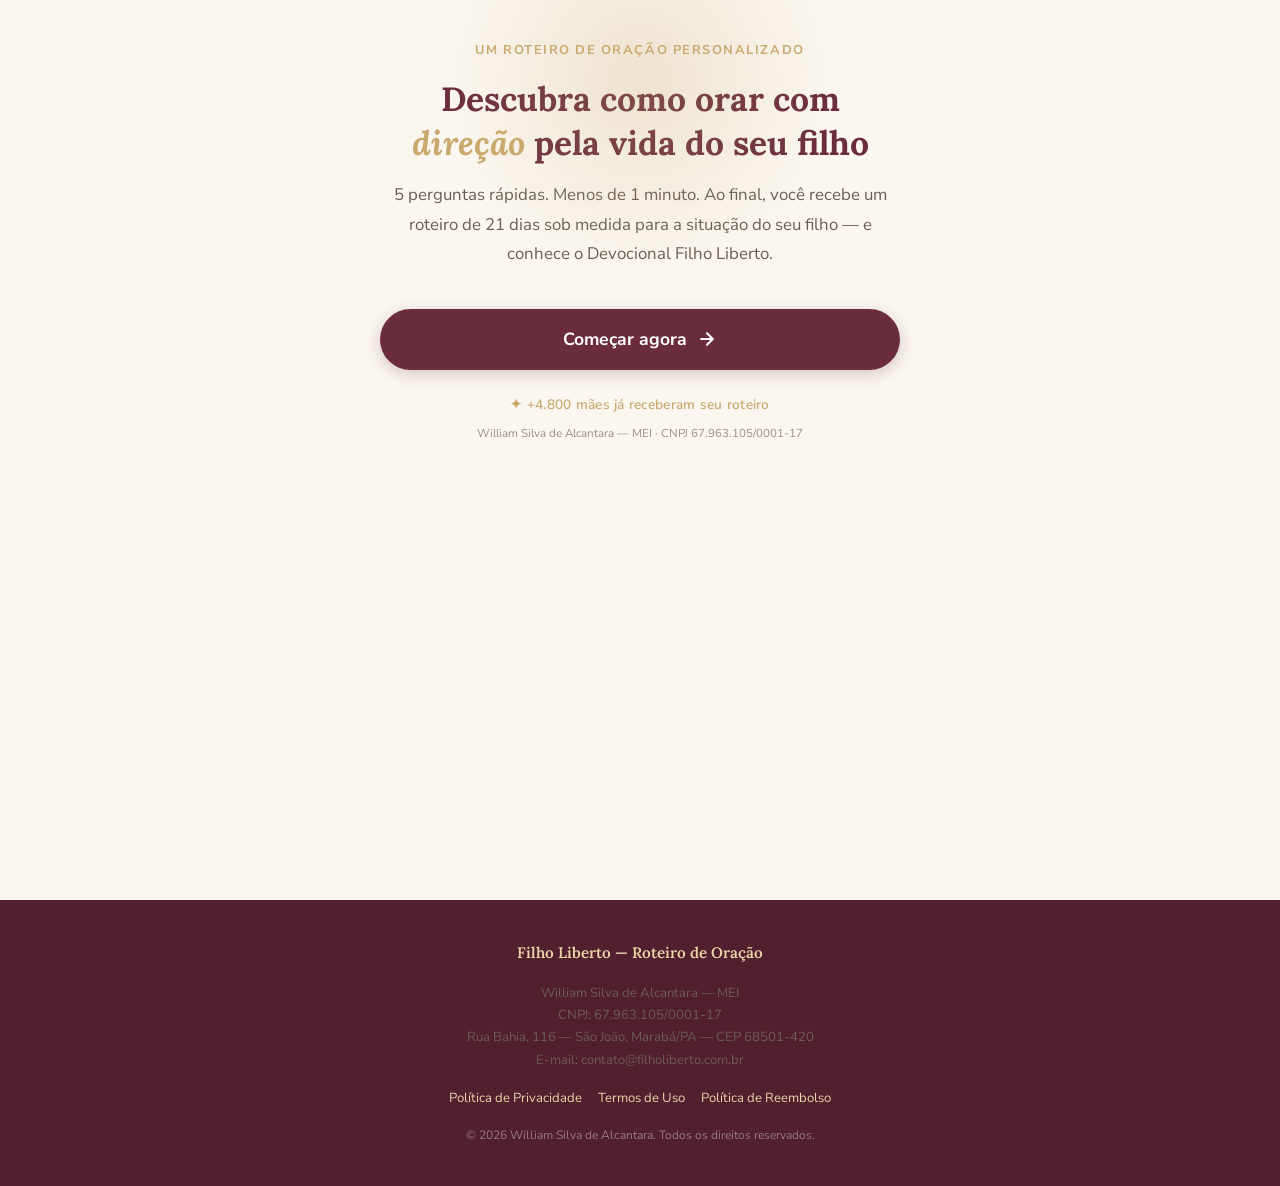
<file: index.html>
<!DOCTYPE html>
<html lang="pt-BR">
<head>
    <script type="text/javascript">
        (function(c,l,a,r,i,t,y){
            c[a]=c[a]||function(){(c[a].q=c[a].q||[]).push(arguments)};
            t=l.createElement(r);t.async=1;t.src="https://www.clarity.ms/tag/"+i;
            y=l.getElementsByTagName(r)[0];y.parentNode.insertBefore(t,y);
        })(window, document, "clarity", "script", "xmge8s9nv7");
    </script>
    <meta charset="UTF-8">
    <meta name="viewport" content="width=device-width, initial-scale=1.0">
    <title>Filho Liberto — Roteiro de Oração</title>
    <link rel="icon" type="image/png" href="media/favicoin.png">
    <link rel="preconnect" href="https://fonts.googleapis.com">
    <link rel="preconnect" href="https://fonts.gstatic.com" crossorigin>
    <link href="https://fonts.googleapis.com/css2?family=Lora:ital,wght@0,400;0,600;0,700;1,400&family=Nunito+Sans:wght@400;600;700&display=swap" rel="stylesheet">
    <link rel="stylesheet" href="styles.css">
</head>
<body>

    <!-- ==================== TELA 0 — ABERTURA ==================== -->
    <section id="s0" class="screen active" aria-label="Abertura do quiz">
        <div class="wrap">
            <div class="glow"></div>
            <header class="hero">
                <p class="eyebrow">Um roteiro de oração personalizado</p>
                <h1>Descubra como orar com <em>direção</em> pela vida do seu filho</h1>
                <p class="lead">5 perguntas rápidas. Menos de 1 minuto. Ao final, você recebe um roteiro de 21 dias sob medida para a situação do seu filho — e conhece o Devocional Filho Liberto.</p>
            </header>

            <button class="btn btn--primary btn--xl" onclick="ir(1)">
                Começar agora
                <svg class="btn-arrow" viewBox="0 0 24 24" fill="none" stroke="currentColor" stroke-width="2.5" stroke-linecap="round" stroke-linejoin="round"><path d="M5 12h14M12 5l7 7-7 7"/></svg>
            </button>

            <p class="trust-line">✦ +4.800 mães já receberam seu roteiro</p>
            <p class="legal-line">William Silva de Alcantara — MEI · CNPJ 67.963.105/0001-17</p>
        </div>
    </section>

    <!-- ==================== PERGUNTA 1 ==================== -->
    <section id="s1" class="screen" aria-label="Pergunta 1 de 5">
        <div class="wrap">
            <div class="progress"><div class="bar" style="--w:20%"></div></div>
            <p class="q-counter">1 de 5</p>
            <h2>Qual situação mais representa o momento do seu filho(a) hoje?</h2>
            <div class="opts">
                <button class="opt" onclick="responder(1,'A')">Está distante da igreja e de Deus</button>
                <button class="opt" onclick="responder(1,'B')">Envolvido com vícios ou más companhias</button>
                <button class="opt" onclick="responder(1,'C')">Vive em conflito e rebeldia em casa</button>
                <button class="opt" onclick="responder(1,'D')">Não sei explicar — só sinto que está longe</button>
            </div>
        </div>
    </section>

    <!-- ==================== PERGUNTA 2 ==================== -->
    <section id="s2" class="screen" aria-label="Pergunta 2 de 5">
        <div class="wrap">
            <div class="progress"><div class="bar" style="--w:40%"></div></div>
            <p class="q-counter">2 de 5</p>
            <h2>Há quanto tempo você ora por essa situação?</h2>
            <div class="opts">
                <button class="opt" onclick="responder(2,'A')">Menos de 6 meses</button>
                <button class="opt" onclick="responder(2,'B')">Mais de 1 ano</button>
                <button class="opt" onclick="responder(2,'C')">Mais de 5 anos</button>
                <button class="opt" onclick="responder(2,'D')">Nem lembro mais quando começou</button>
            </div>
        </div>
    </section>

    <!-- ==================== PERGUNTA 3 ==================== -->
    <section id="s3" class="screen" aria-label="Pergunta 3 de 5">
        <div class="wrap">
            <div class="progress"><div class="bar" style="--w:60%"></div></div>
            <p class="q-counter">3 de 5</p>
            <h2>Como você descreveria suas orações por ele(a)?</h2>
            <div class="opts">
                <button class="opt" onclick="responder(3,'A')">Oro de forma geral, sem saber o que pedir</button>
                <button class="opt" onclick="responder(3,'B')">Tento ser específica, mas não sei se faço certo</button>
                <button class="opt" onclick="responder(3,'C')">Já tentei de tudo e sinto que nada muda</button>
            </div>
        </div>
    </section>

    <!-- ==================== PERGUNTA 4 ==================== -->
    <section id="s4" class="screen" aria-label="Pergunta 4 de 5">
        <div class="wrap">
            <div class="progress"><div class="bar" style="--w:80%"></div></div>
            <p class="q-counter">4 de 5</p>
            <h2>O que mais pesa no seu coração agora?</h2>
            <div class="opts">
                <button class="opt" onclick="responder(4,'A')">Medo de perder meu filho de vez</button>
                <button class="opt" onclick="responder(4,'B')">Culpa de não saber orar do jeito certo</button>
                <button class="opt" onclick="responder(4,'C')">Cansaço de lutar sozinha</button>
                <button class="opt" onclick="responder(4,'D')">Falta de um caminho claro pra seguir</button>
            </div>
        </div>
    </section>

    <!-- ==================== PERGUNTA 5 ==================== -->
    <section id="s5" class="screen" aria-label="Pergunta 5 de 5">
        <div class="wrap">
            <div class="progress"><div class="bar" style="--w:100%"></div></div>
            <p class="q-counter">5 de 5</p>
            <h2>Você separaria 10 minutos por dia, por 21 dias, para orar de forma direcionada pelo seu filho?</h2>
            <div class="opts">
                <button class="opt opt--accent" onclick="responder(5,'A')">Sim, estou pronta pra lutar por ele(a)</button>
                <button class="opt" onclick="responder(5,'B')">Quero entender melhor antes de decidir</button>
            </div>
        </div>
    </section>

    <!-- ==================== PROCESSAMENTO ==================== -->
    <section id="s6" class="screen" aria-label="Processando">
        <div class="wrap wrap--center">
            <div class="loader">
                <div class="loader-ring"></div>
                <div class="loader-cross">✝</div>
            </div>
            <h2 class="loader-text">Montando seu roteiro de oração…</h2>
            <p class="loader-sub">Um instante enquanto preparamos tudo para você</p>
        </div>
    </section>

    <!-- ==================== RESULTADO / OFERTA ==================== -->
    <section id="s7" class="screen" aria-label="Seu roteiro">
        <div class="offer">

            <!-- Hero dinâmico -->
            <div class="offer-hero">
                <div class="offer-hero-inner">
                    <div id="dyn-hl"></div>
                </div>
            </div>

            <!-- Validação -->
            <article class="o-section">
                <div class="o-wrap">
                    <p class="o-body o-body--lead">Você já orou, já chorou, talvez já tenha tentado confronto, ultimato, jejum — e mesmo assim sente que está lutando no escuro.</p>
                    <p class="o-body">Isso não é falta de fé. É falta de direção.</p>
                </div>
            </article>

            <!-- Mecanismo -->
            <article class="o-section o-section--warm">
                <div class="o-wrap">
                    <span class="o-icon">✦</span>
                    <h3>A oração genérica não quebra um cativeiro específico</h3>
                    <p class="o-body">Cada área da vida do seu filho — mente, caráter, amizades, proteção espiritual, futuro — precisa de uma cobertura específica. Como Efésios 6 ensina: cada peça da armadura no lugar certo.</p>
                </div>
            </article>

            <!-- Solução -->
            <article class="o-section">
                <div class="o-wrap">
                    <span class="o-icon">🕊</span>
                    <h3>O Devocional Filho Liberto</h3>
                    <p class="o-body">Um protocolo guiado de <strong>21 dias de oração direcionada</strong>, um por área específica, entregue diariamente no seu WhatsApp.</p>
                    <div class="areas">
                        <div class="area"><span class="area-ic">🧠</span><span>Mente</span></div>
                        <div class="area"><span class="area-ic">💎</span><span>Caráter</span></div>
                        <div class="area"><span class="area-ic">👥</span><span>Amizades</span></div>
                        <div class="area"><span class="area-ic">🔗</span><span>Vínculos</span></div>
                        <div class="area"><span class="area-ic">🛡</span><span>Proteção</span></div>
                        <div class="area"><span class="area-ic">🌟</span><span>Futuro</span></div>
                    </div>
                </div>
            </article>

            <!-- Prova social -->
            <article class="o-section o-section--warm">
                <div class="o-wrap">
                    <span class="o-icon">💛</span>
                    <h3>Mais de 4.800 mães já passaram pelo protocolo</h3>
                    <div class="testis">
                        <blockquote class="testi">"Meu filho ligou pra mim sem motivo nenhum. Chorei muito."</blockquote>
                        <blockquote class="testi">"Depois de 7 anos, ele voltou pra casa. Deus é fiel."</blockquote>
                        <blockquote class="testi">"Ele entrou na igreja sozinho. Não acreditei quando soube."</blockquote>
                    </div>
                </div>
            </article>

            <!-- Stack -->
            <article class="o-section">
                <div class="o-wrap">
                    <h3>O que você recebe:</h3>
                    <ul class="stack">
                        <li><span class="stk-ic">✦</span><div><strong>Roteiro dos 21 dias</strong><small>Uma área por dia, com oração guiada</small></div></li>
                        <li><span class="stk-ic">✦</span><div><strong>Áudio guiado de oração</strong><small>Para os dias mais difíceis</small></div></li>
                        <li><span class="stk-ic">✦</span><div><strong>Mapa das portas espirituais</strong><small>Checklist para identificar por onde orar primeiro</small></div></li>

                    </ul>
                </div>
            </article>

            <!-- Preço -->
            <article class="o-section o-price">
                <div class="o-wrap o-wrap--center">
                    <p class="o-price-note">Menos que o valor de um lanche por dia</p>
                    <div class="o-price-row">
                        <span class="o-old">R$ 47,00</span>
                        <span class="o-cur">R$ 24,99</span>
                    </div>
                    <p class="o-price-note">para ter direção em algo que você já ora todos os dias</p>
                </div>
            </article>

            <!-- Garantia -->
            <article class="o-section o-section--warm">
                <div class="o-wrap o-wrap--center">
                    <span class="o-icon">🛡</span>
                    <h3>Garantia de 7 dias</h3>
                    <p class="o-body">Se nos primeiros 7 dias sentir que não é para você, devolvemos os R$ 24,99 sem perguntas.</p>
                    <p class="o-body o-body--small">Se seguir os 21 dias completos e não sentir mais paz e clareza, devolvemos em dobro.</p>
                </div>
            </article>

            <!-- CTA -->
            <div class="o-cta">
                <button class="btn btn--primary btn--xl" onclick="ir(8)">
                    Quero começar meu roteiro de 21 dias
                </button>
            </div>

        </div>
    </section>

    <!-- ==================== CHECKOUT ==================== -->
    <section id="s8" class="screen" aria-label="Checkout">
        <div class="wrap">
            <h2>Finalizar Pedido</h2>

            <div class="ck-summary">
                <h3>Devocional Filho Liberto</h3>
                <ul>
                    <li>Roteiro dos 21 dias</li>
                    <li>Áudio guiado de oração</li>
                    <li>Mapa das portas espirituais</li>
                    <li>Acesso à comunidade</li>
                </ul>
                <div class="ck-total"><span>Total</span><strong>R$ 24,99</strong></div>
            </div>

            <form id="ck-form" autocomplete="on">
                <div class="field">
                    <label for="ck-name">Nome completo</label>
                    <input type="text" id="ck-name" name="name" required autocomplete="name">
                </div>

                <div class="field">
                    <label for="ck-email">E-mail</label>
                    <input type="email" id="ck-email" name="email" required autocomplete="email">
                </div>

                <fieldset class="pay">
                    <legend>Forma de pagamento</legend>
                    <label class="pay-opt">
                        <input type="radio" name="pay" value="pix" checked>
                        <span class="pay-box"><strong>PIX</strong><small>5% off</small></span>
                    </label>
                    <label class="pay-opt">
                        <input type="radio" name="pay" value="card">
                        <span class="pay-box"><strong>Cartão</strong><small>até 3x</small></span>
                    </label>
                </fieldset>

                <div class="ck-seal">🛡 Garantia incondicional de 7 dias</div>
                <div class="ck-testi">"Em 21 dias minha vida mudou. Meu filho voltou pra casa." — Márcia</div>

                <button type="submit" class="btn btn--primary btn--xl">Confirmar e começar minha jornada</button>
                <p class="ck-sec">🔒 Compra segura · 🛡 Dados protegidos · ⚡ Acesso imediato</p>
            </form>
        </div>
    </section>

    <!-- ==================== CONFIRMAÇÃO ==================== -->
    <section id="s9" class="screen" aria-label="Pagamento confirmado">
        <div class="wrap wrap--center">
            <div class="confirm-glow"></div>
            <div class="confirm-cross">✝</div>
            <h1>Pagamento confirmado</h1>
            <p class="lead">Que alegria ter você aqui. A partir de hoje você não está mais orando sozinha — seu roteiro de 21 dias será enviado direto no seu e-mail.</p>
            <div class="confirm-box">
                <p><strong>Amanhã de manhã</strong> você recebe o <strong>Dia 1</strong> do seu roteiro de 21 dias.</p>
                <p>Enquanto isso, respira: você deu o primeiro passo concreto para lutar pela vida do seu filho.</p>
            </div>

        </div>
    </section>

    <script src="script.js"></script>

    <!-- ==================== FOOTER LEGAL ==================== -->
    <footer class="site-footer">
        <div class="footer-inner">
            <p class="footer-brand">Filho Liberto — Roteiro de Oração</p>
            <p class="footer-business">
                William Silva de Alcantara — MEI<br>
                CNPJ: 67.963.105/0001-17<br>
                Rua Bahia, 116 — São João, Marabá/PA — CEP 68501-420<br>
                E-mail: contato@filholiberto.com.br
            </p>
            <nav class="footer-links">
                <a href="politica-privacidade.html">Política de Privacidade</a>
                <a href="termos-de-uso.html">Termos de Uso</a>
                <a href="politica-reembolso.html">Política de Reembolso</a>
            </nav>
            <p class="footer-copy">&copy; 2026 William Silva de Alcantara. Todos os direitos reservados.</p>
        </div>
    </footer>
</body>
</html>
</file>
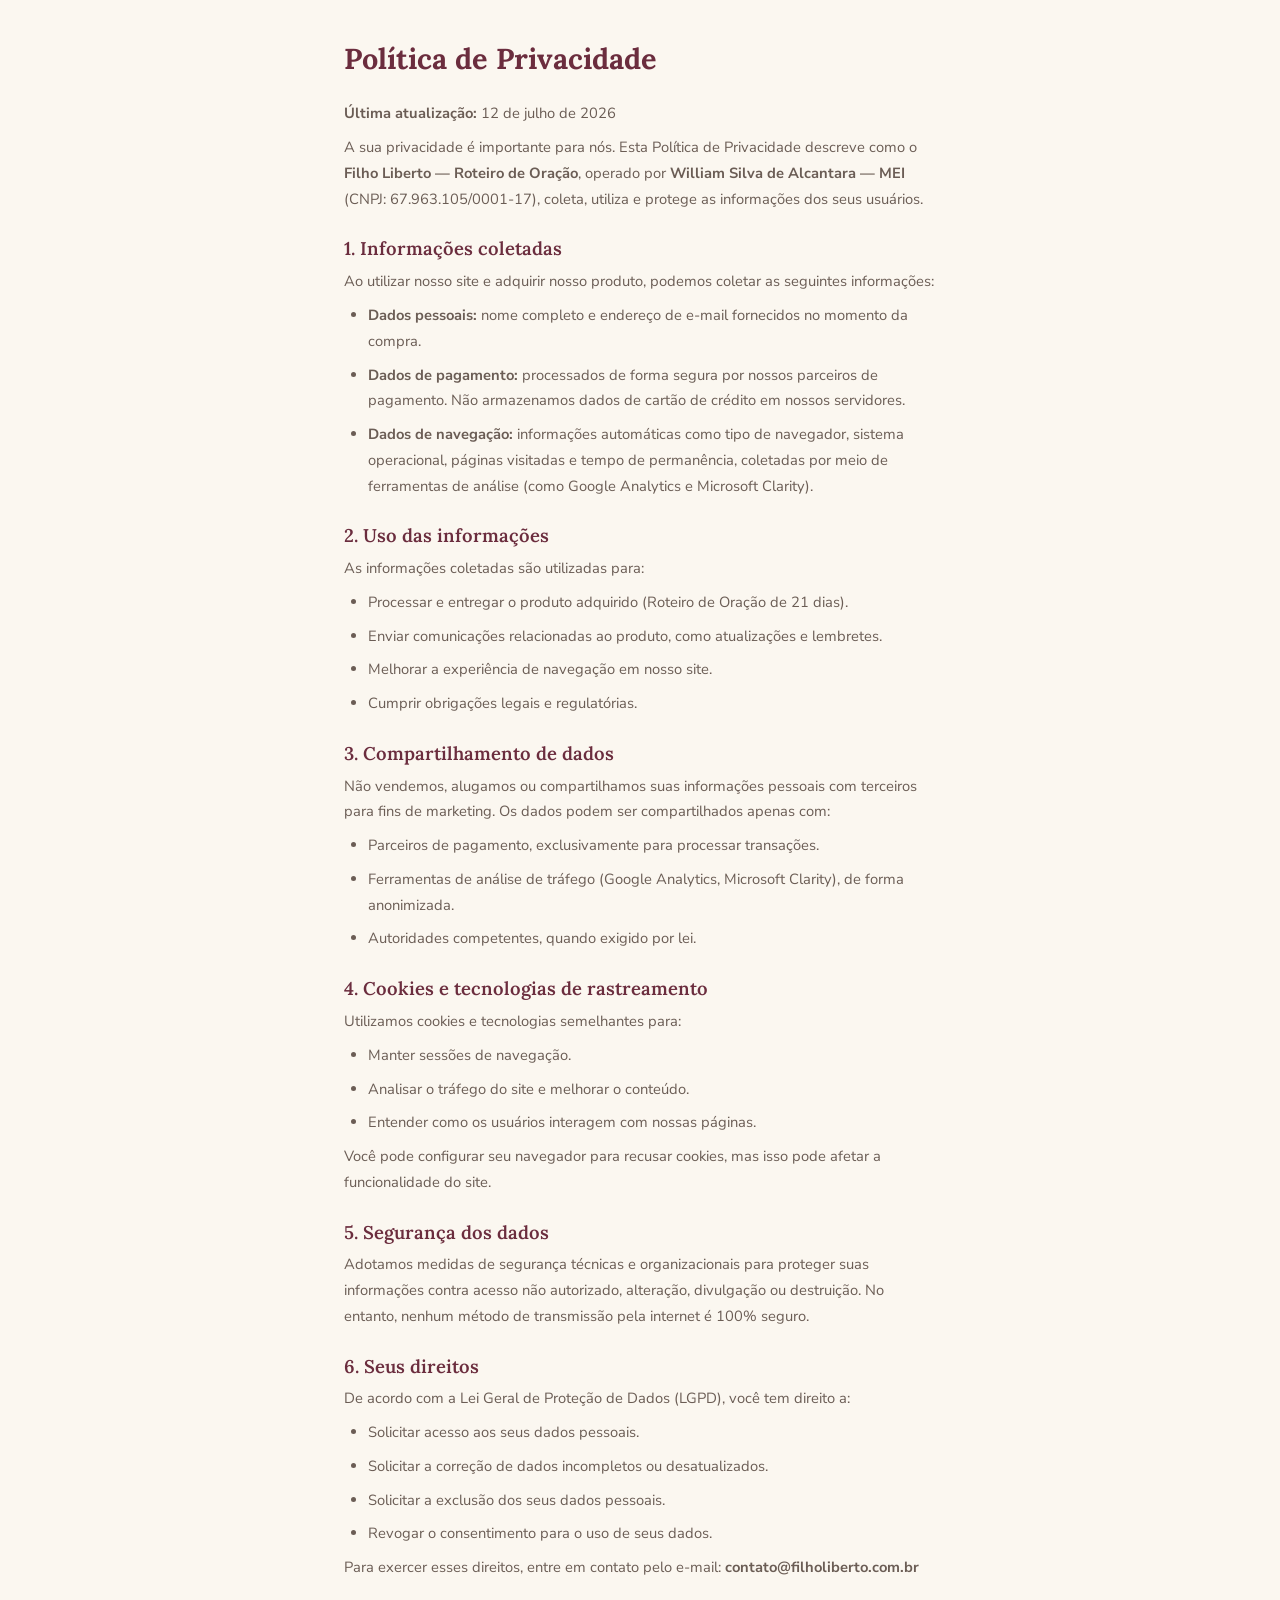
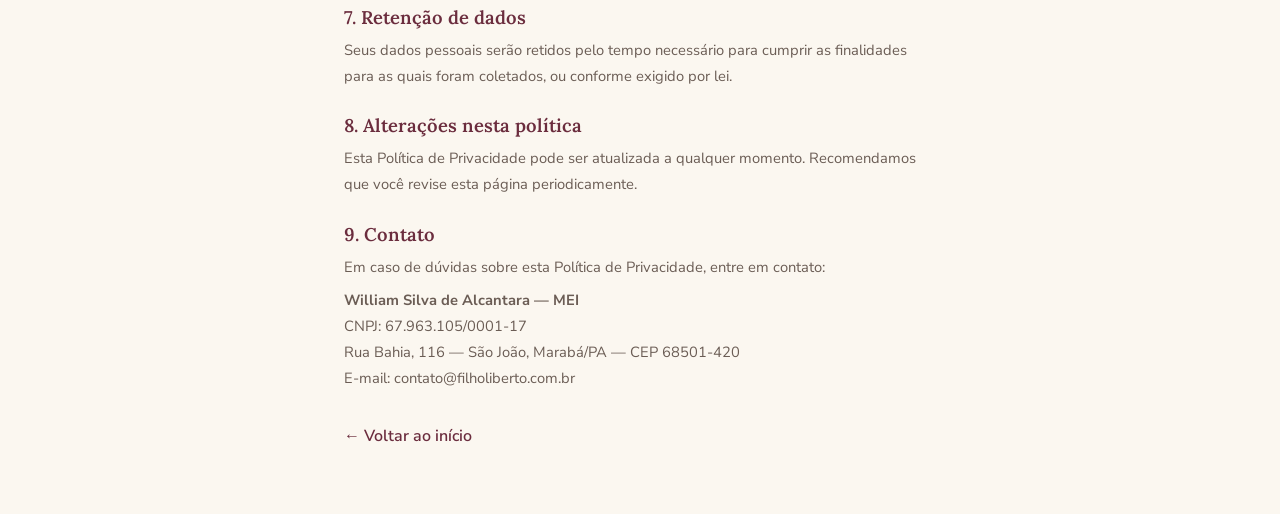
<file: politica-privacidade.html>
<!DOCTYPE html>
<html lang="pt-BR">
<head>
    <meta charset="UTF-8">
    <meta name="viewport" content="width=device-width, initial-scale=1.0">
    <title>Política de Privacidade — Filho Liberto</title>
    <link rel="icon" type="image/png" href="media/favicoin.png">
    <link rel="preconnect" href="https://fonts.googleapis.com">
    <link rel="preconnect" href="https://fonts.gstatic.com" crossorigin>
    <link href="https://fonts.googleapis.com/css2?family=Lora:ital,wght@0,400;0,600;0,700;1,400&family=Nunito+Sans:wght@400;600;700&display=swap" rel="stylesheet">
    <link rel="stylesheet" href="styles.css">
</head>
<body>
    <div class="policy-page">
        <h1>Política de Privacidade</h1>
        <p><strong>Última atualização:</strong> 12 de julho de 2026</p>

        <p>A sua privacidade é importante para nós. Esta Política de Privacidade descreve como o <strong>Filho Liberto — Roteiro de Oração</strong>, operado por <strong>William Silva de Alcantara — MEI</strong> (CNPJ: 67.963.105/0001-17), coleta, utiliza e protege as informações dos seus usuários.</p>

        <h2>1. Informações coletadas</h2>
        <p>Ao utilizar nosso site e adquirir nosso produto, podemos coletar as seguintes informações:</p>
        <ul>
            <li><strong>Dados pessoais:</strong> nome completo e endereço de e-mail fornecidos no momento da compra.</li>
            <li><strong>Dados de pagamento:</strong> processados de forma segura por nossos parceiros de pagamento. Não armazenamos dados de cartão de crédito em nossos servidores.</li>
            <li><strong>Dados de navegação:</strong> informações automáticas como tipo de navegador, sistema operacional, páginas visitadas e tempo de permanência, coletadas por meio de ferramentas de análise (como Google Analytics e Microsoft Clarity).</li>
        </ul>

        <h2>2. Uso das informações</h2>
        <p>As informações coletadas são utilizadas para:</p>
        <ul>
            <li>Processar e entregar o produto adquirido (Roteiro de Oração de 21 dias).</li>
            <li>Enviar comunicações relacionadas ao produto, como atualizações e lembretes.</li>
            <li>Melhorar a experiência de navegação em nosso site.</li>
            <li>Cumprir obrigações legais e regulatórias.</li>
        </ul>

        <h2>3. Compartilhamento de dados</h2>
        <p>Não vendemos, alugamos ou compartilhamos suas informações pessoais com terceiros para fins de marketing. Os dados podem ser compartilhados apenas com:</p>
        <ul>
            <li>Parceiros de pagamento, exclusivamente para processar transações.</li>
            <li>Ferramentas de análise de tráfego (Google Analytics, Microsoft Clarity), de forma anonimizada.</li>
            <li>Autoridades competentes, quando exigido por lei.</li>
        </ul>

        <h2>4. Cookies e tecnologias de rastreamento</h2>
        <p>Utilizamos cookies e tecnologias semelhantes para:</p>
        <ul>
            <li>Manter sessões de navegação.</li>
            <li>Analisar o tráfego do site e melhorar o conteúdo.</li>
            <li>Entender como os usuários interagem com nossas páginas.</li>
        </ul>
        <p>Você pode configurar seu navegador para recusar cookies, mas isso pode afetar a funcionalidade do site.</p>

        <h2>5. Segurança dos dados</h2>
        <p>Adotamos medidas de segurança técnicas e organizacionais para proteger suas informações contra acesso não autorizado, alteração, divulgação ou destruição. No entanto, nenhum método de transmissão pela internet é 100% seguro.</p>

        <h2>6. Seus direitos</h2>
        <p>De acordo com a Lei Geral de Proteção de Dados (LGPD), você tem direito a:</p>
        <ul>
            <li>Solicitar acesso aos seus dados pessoais.</li>
            <li>Solicitar a correção de dados incompletos ou desatualizados.</li>
            <li>Solicitar a exclusão dos seus dados pessoais.</li>
            <li>Revogar o consentimento para o uso de seus dados.</li>
        </ul>
        <p>Para exercer esses direitos, entre em contato pelo e-mail: <strong>contato@filholiberto.com.br</strong></p>

        <h2>7. Retenção de dados</h2>
        <p>Seus dados pessoais serão retidos pelo tempo necessário para cumprir as finalidades para as quais foram coletados, ou conforme exigido por lei.</p>

        <h2>8. Alterações nesta política</h2>
        <p>Esta Política de Privacidade pode ser atualizada a qualquer momento. Recomendamos que você revise esta página periodicamente.</p>

        <h2>9. Contato</h2>
        <p>Em caso de dúvidas sobre esta Política de Privacidade, entre em contato:</p>
        <p>
            <strong>William Silva de Alcantara — MEI</strong><br>
            CNPJ: 67.963.105/0001-17<br>
            Rua Bahia, 116 — São João, Marabá/PA — CEP 68501-420<br>
            E-mail: contato@filholiberto.com.br
        </p>

        <a href="index.html" class="policy-back">&larr; Voltar ao início</a>
    </div>
</body>
</html>
</file>
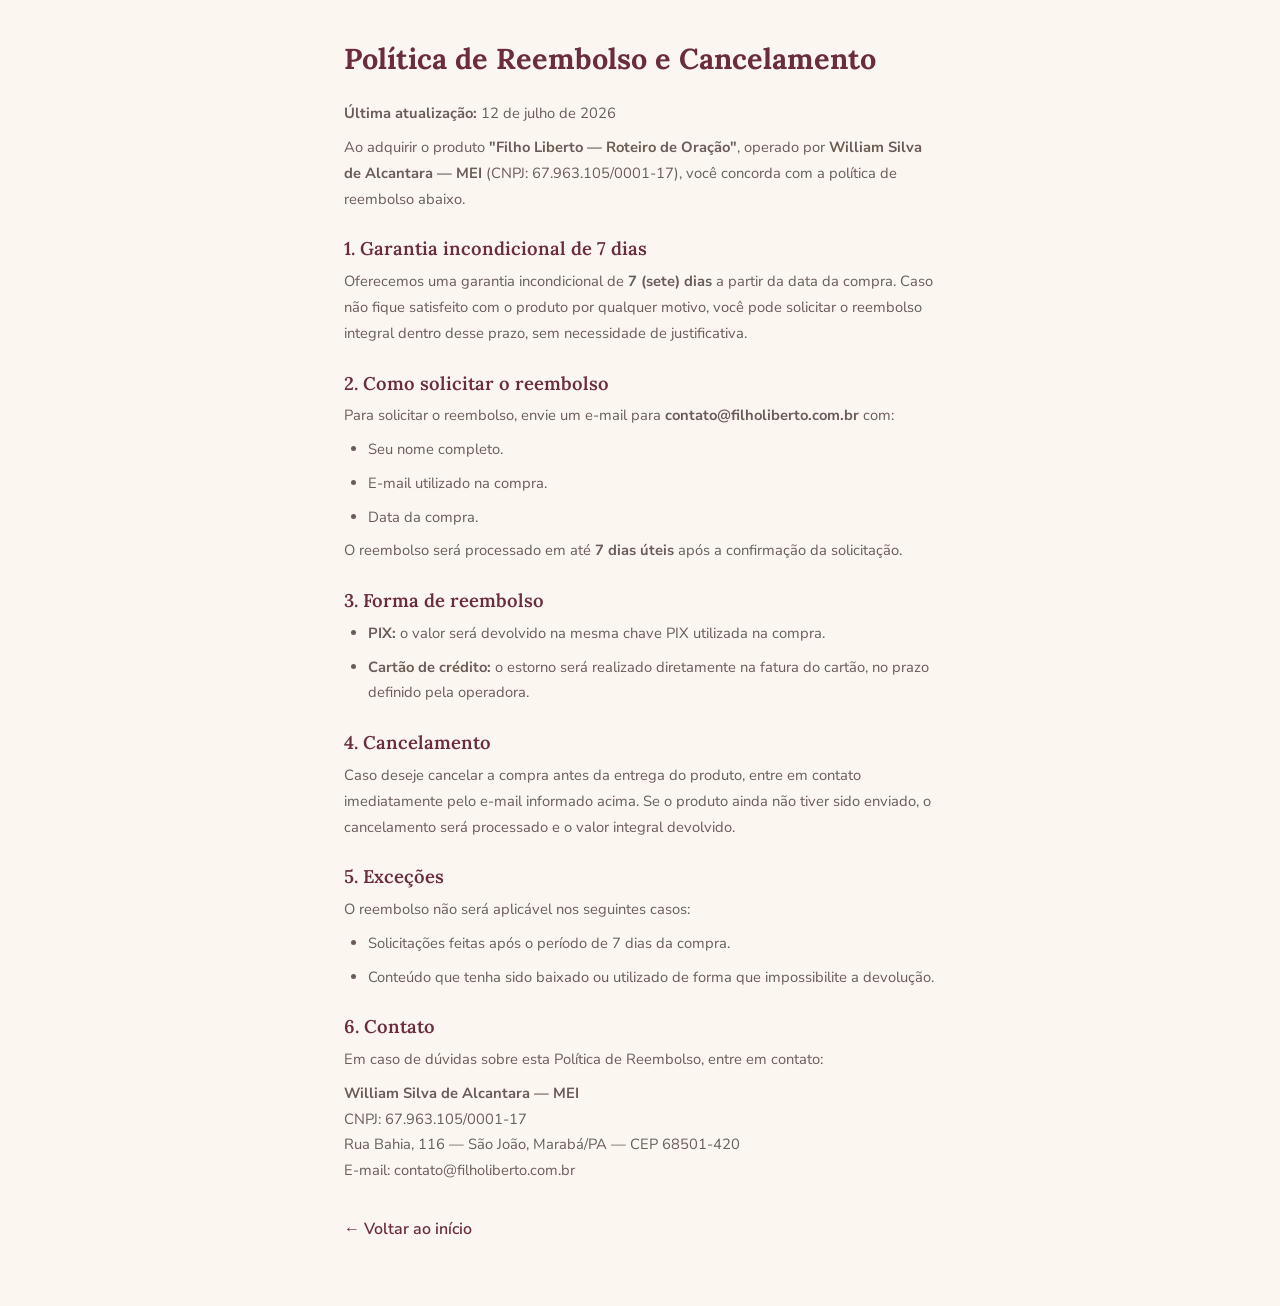
<file: politica-reembolso.html>
<!DOCTYPE html>
<html lang="pt-BR">
<head>
    <meta charset="UTF-8">
    <meta name="viewport" content="width=device-width, initial-scale=1.0">
    <title>Política de Reembolso — Filho Liberto</title>
    <link rel="icon" type="image/png" href="media/favicoin.png">
    <link rel="preconnect" href="https://fonts.googleapis.com">
    <link rel="preconnect" href="https://fonts.gstatic.com" crossorigin>
    <link href="https://fonts.googleapis.com/css2?family=Lora:ital,wght@0,400;0,600;0,700;1,400&family=Nunito+Sans:wght@400;600;700&display=swap" rel="stylesheet">
    <link rel="stylesheet" href="styles.css">
</head>
<body>
    <div class="policy-page">
        <h1>Política de Reembolso e Cancelamento</h1>
        <p><strong>Última atualização:</strong> 12 de julho de 2026</p>

        <p>Ao adquirir o produto <strong>"Filho Liberto — Roteiro de Oração"</strong>, operado por <strong>William Silva de Alcantara — MEI</strong> (CNPJ: 67.963.105/0001-17), você concorda com a política de reembolso abaixo.</p>

        <h2>1. Garantia incondicional de 7 dias</h2>
        <p>Oferecemos uma garantia incondicional de <strong>7 (sete) dias</strong> a partir da data da compra. Caso não fique satisfeito com o produto por qualquer motivo, você pode solicitar o reembolso integral dentro desse prazo, sem necessidade de justificativa.</p>

        <h2>2. Como solicitar o reembolso</h2>
        <p>Para solicitar o reembolso, envie um e-mail para <strong>contato@filholiberto.com.br</strong> com:</p>
        <ul>
            <li>Seu nome completo.</li>
            <li>E-mail utilizado na compra.</li>
            <li>Data da compra.</li>
        </ul>
        <p>O reembolso será processado em até <strong>7 dias úteis</strong> após a confirmação da solicitação.</p>

        <h2>3. Forma de reembolso</h2>
        <ul>
            <li><strong>PIX:</strong> o valor será devolvido na mesma chave PIX utilizada na compra.</li>
            <li><strong>Cartão de crédito:</strong> o estorno será realizado diretamente na fatura do cartão, no prazo definido pela operadora.</li>
        </ul>

        <h2>4. Cancelamento</h2>
        <p>Caso deseje cancelar a compra antes da entrega do produto, entre em contato imediatamente pelo e-mail informado acima. Se o produto ainda não tiver sido enviado, o cancelamento será processado e o valor integral devolvido.</p>

        <h2>5. Exceções</h2>
        <p>O reembolso não será aplicável nos seguintes casos:</p>
        <ul>
            <li>Solicitações feitas após o período de 7 dias da compra.</li>
            <li>Conteúdo que tenha sido baixado ou utilizado de forma que impossibilite a devolução.</li>
        </ul>

        <h2>6. Contato</h2>
        <p>Em caso de dúvidas sobre esta Política de Reembolso, entre em contato:</p>
        <p>
            <strong>William Silva de Alcantara — MEI</strong><br>
            CNPJ: 67.963.105/0001-17<br>
            Rua Bahia, 116 — São João, Marabá/PA — CEP 68501-420<br>
            E-mail: contato@filholiberto.com.br
        </p>

        <a href="index.html" class="policy-back">&larr; Voltar ao início</a>
    </div>
</body>
</html>
</file>
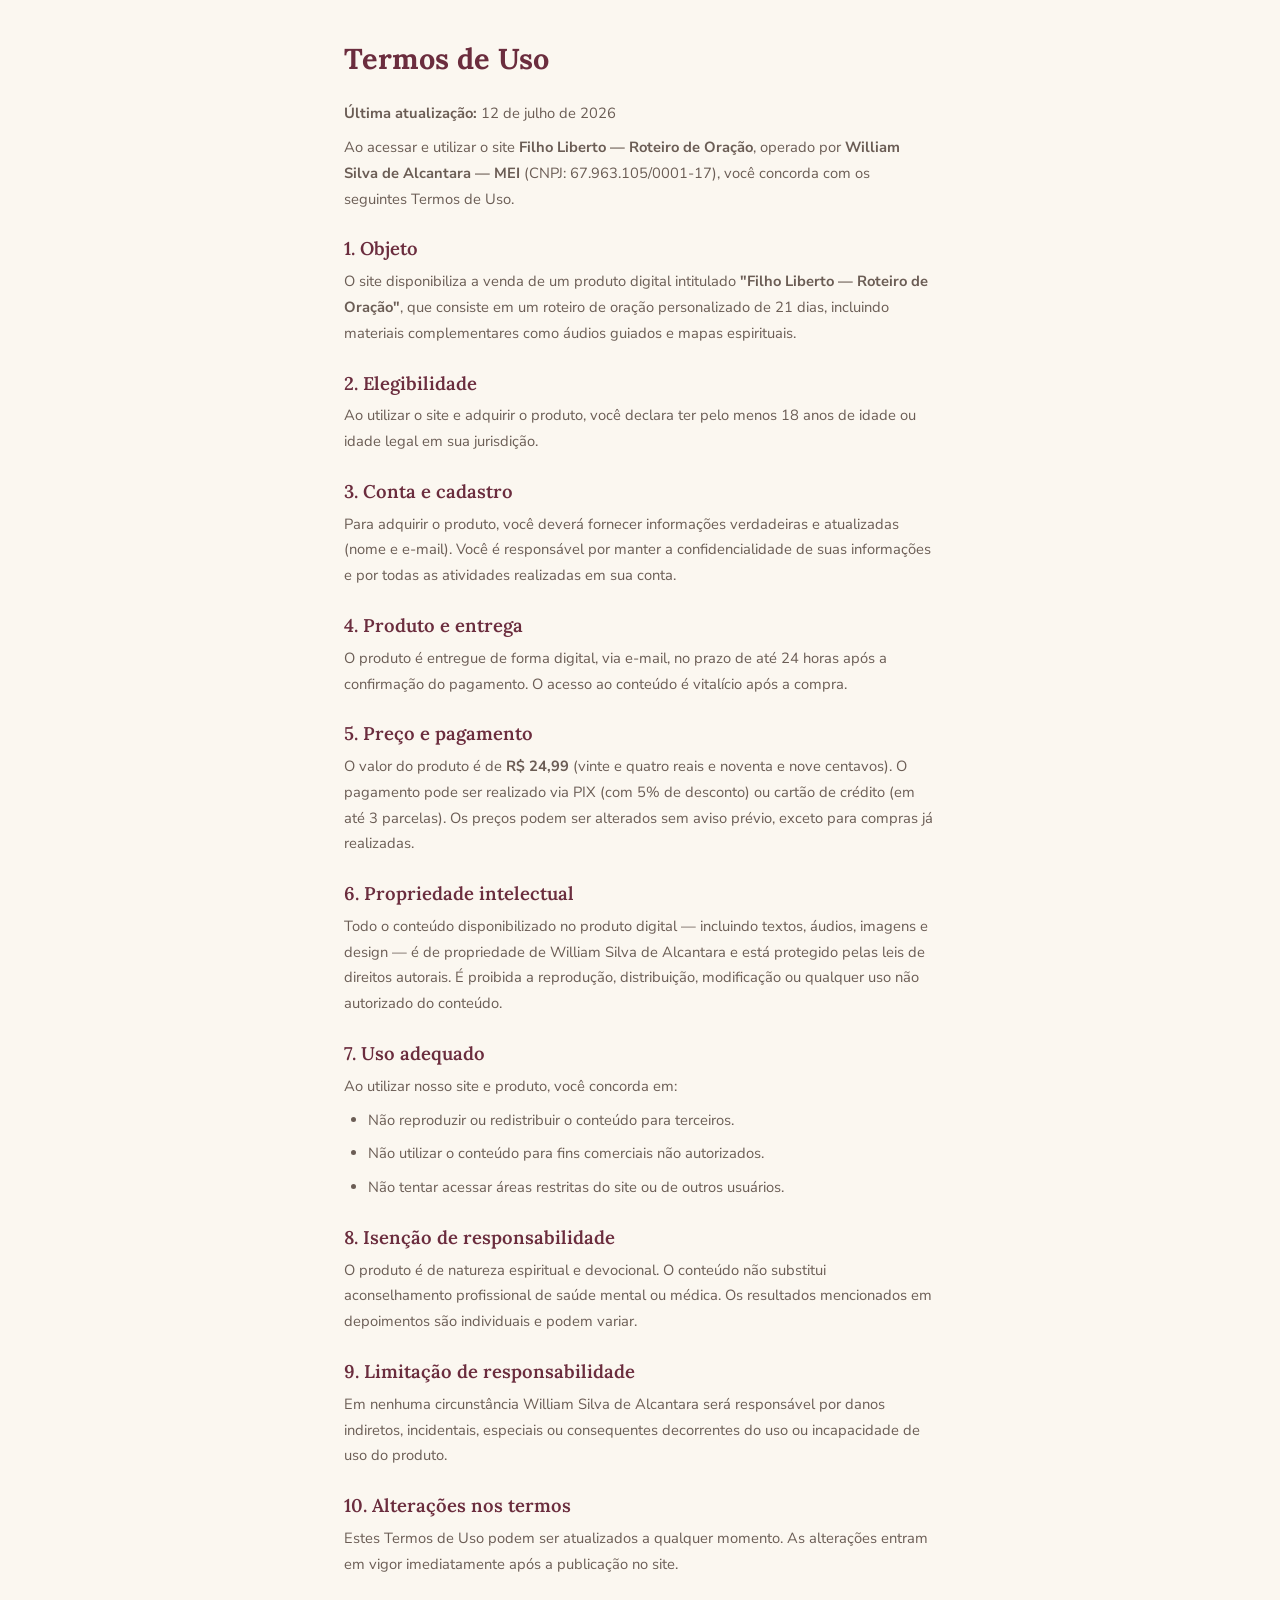
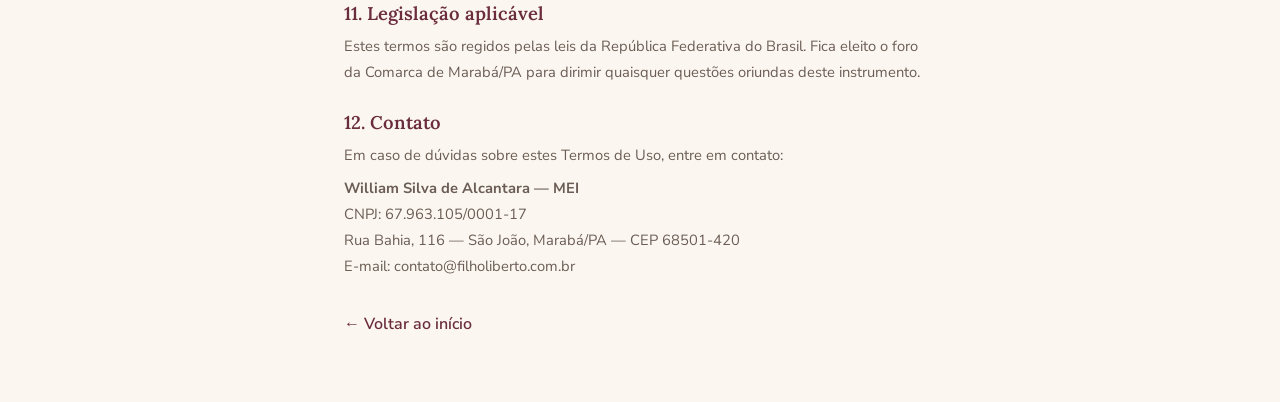
<file: termos-de-uso.html>
<!DOCTYPE html>
<html lang="pt-BR">
<head>
    <meta charset="UTF-8">
    <meta name="viewport" content="width=device-width, initial-scale=1.0">
    <title>Termos de Uso — Filho Liberto</title>
    <link rel="icon" type="image/png" href="media/favicoin.png">
    <link rel="preconnect" href="https://fonts.googleapis.com">
    <link rel="preconnect" href="https://fonts.gstatic.com" crossorigin>
    <link href="https://fonts.googleapis.com/css2?family=Lora:ital,wght@0,400;0,600;0,700;1,400&family=Nunito+Sans:wght@400;600;700&display=swap" rel="stylesheet">
    <link rel="stylesheet" href="styles.css">
</head>
<body>
    <div class="policy-page">
        <h1>Termos de Uso</h1>
        <p><strong>Última atualização:</strong> 12 de julho de 2026</p>

        <p>Ao acessar e utilizar o site <strong>Filho Liberto — Roteiro de Oração</strong>, operado por <strong>William Silva de Alcantara — MEI</strong> (CNPJ: 67.963.105/0001-17), você concorda com os seguintes Termos de Uso.</p>

        <h2>1. Objeto</h2>
        <p>O site disponibiliza a venda de um produto digital intitulado <strong>"Filho Liberto — Roteiro de Oração"</strong>, que consiste em um roteiro de oração personalizado de 21 dias, incluindo materiais complementares como áudios guiados e mapas espirituais.</p>

        <h2>2. Elegibilidade</h2>
        <p>Ao utilizar o site e adquirir o produto, você declara ter pelo menos 18 anos de idade ou idade legal em sua jurisdição.</p>

        <h2>3. Conta e cadastro</h2>
        <p>Para adquirir o produto, você deverá fornecer informações verdadeiras e atualizadas (nome e e-mail). Você é responsável por manter a confidencialidade de suas informações e por todas as atividades realizadas em sua conta.</p>

        <h2>4. Produto e entrega</h2>
        <p>O produto é entregue de forma digital, via e-mail, no prazo de até 24 horas após a confirmação do pagamento. O acesso ao conteúdo é vitalício após a compra.</p>

        <h2>5. Preço e pagamento</h2>
        <p>O valor do produto é de <strong>R$ 24,99</strong> (vinte e quatro reais e noventa e nove centavos). O pagamento pode ser realizado via PIX (com 5% de desconto) ou cartão de crédito (em até 3 parcelas). Os preços podem ser alterados sem aviso prévio, exceto para compras já realizadas.</p>

        <h2>6. Propriedade intelectual</h2>
        <p>Todo o conteúdo disponibilizado no produto digital — incluindo textos, áudios, imagens e design — é de propriedade de William Silva de Alcantara e está protegido pelas leis de direitos autorais. É proibida a reprodução, distribuição, modificação ou qualquer uso não autorizado do conteúdo.</p>

        <h2>7. Uso adequado</h2>
        <p>Ao utilizar nosso site e produto, você concorda em:</p>
        <ul>
            <li>Não reproduzir ou redistribuir o conteúdo para terceiros.</li>
            <li>Não utilizar o conteúdo para fins comerciais não autorizados.</li>
            <li>Não tentar acessar áreas restritas do site ou de outros usuários.</li>
        </ul>

        <h2>8. Isenção de responsabilidade</h2>
        <p>O produto é de natureza espiritual e devocional. O conteúdo não substitui aconselhamento profissional de saúde mental ou médica. Os resultados mencionados em depoimentos são individuais e podem variar.</p>

        <h2>9. Limitação de responsabilidade</h2>
        <p>Em nenhuma circunstância William Silva de Alcantara será responsável por danos indiretos, incidentais, especiais ou consequentes decorrentes do uso ou incapacidade de uso do produto.</p>

        <h2>10. Alterações nos termos</h2>
        <p>Estes Termos de Uso podem ser atualizados a qualquer momento. As alterações entram em vigor imediatamente após a publicação no site.</p>

        <h2>11. Legislação aplicável</h2>
        <p>Estes termos são regidos pelas leis da República Federativa do Brasil. Fica eleito o foro da Comarca de Marabá/PA para dirimir quaisquer questões oriundas deste instrumento.</p>

        <h2>12. Contato</h2>
        <p>Em caso de dúvidas sobre estes Termos de Uso, entre em contato:</p>
        <p>
            <strong>William Silva de Alcantara — MEI</strong><br>
            CNPJ: 67.963.105/0001-17<br>
            Rua Bahia, 116 — São João, Marabá/PA — CEP 68501-420<br>
            E-mail: contato@filholiberto.com.br
        </p>

        <a href="index.html" class="policy-back">&larr; Voltar ao início</a>
    </div>
</body>
</html>
</file>
<file: styles.css>
/* =================================================================
   DESIGN SYSTEM — FILHO LIBERTO
   Paleta quente / terrosa · Serif + Sans · Mobile-first
   ================================================================= */

/* --- Tokens --- */
:root {
    /* Cores quentes e terrosas */
    --cream:       #FBF7F0;
    --sand:        #F3EDE3;
    --warm-white:  #FEFCF9;
    --gold:        #C9A96E;
    --gold-light:  #E8D5A8;
    --gold-soft:   #F5ECD8;
    --burgundy:    #6B2D3E;
    --burgundy-dk: #521F2E;
    --burgundy-lt: #8C3D52;
    --text:        #3A2E28;
    --text-soft:   #6B5D55;
    --text-muted:  #9B8E86;

    /* Tipografia */
    --serif:  'Lora', 'Georgia', 'Times New Roman', serif;
    --sans:   'Nunito Sans', 'Segoe UI', sans-serif;

    /* Espaçamento */
    --sp-xs: 8px;
    --sp-sm: 16px;
    --sp-md: 24px;
    --sp-lg: 40px;
    --sp-xl: 64px;

    /* Bordas */
    --r-sm: 12px;
    --r-md: 16px;
    --r-lg: 24px;
    --r-pill: 999px;

    /* Sombras */
    --shadow-sm: 0 2px 8px rgba(58,46,40,.06);
    --shadow-md: 0 4px 20px rgba(58,46,40,.08);
    --shadow-lg: 0 8px 40px rgba(58,46,40,.1);
}

/* --- Reset --- */
*, *::before, *::after { margin: 0; padding: 0; box-sizing: border-box; }

html { scroll-behavior: smooth; -webkit-tap-highlight-color: transparent; }

body {
    font-family: var(--sans);
    background: var(--cream);
    color: var(--text);
    line-height: 1.65;
    -webkit-font-smoothing: antialiased;
    overflow-x: hidden;
}

/* --- Screens --- */
.screen {
    display: none;
    min-height: 100dvh;
    padding: var(--sp-md);
}
.screen.active {
    display: flex;
    flex-direction: column;
    animation: fadeUp .5s ease both;
}

@keyframes fadeUp {
    from { opacity: 0; transform: translateY(20px); }
    to   { opacity: 1; transform: translateY(0); }
}

/* --- Wrappers --- */
.wrap {
    width: 100%;
    max-width: 520px;
    margin: 0 auto;
    display: flex;
    flex-direction: column;
    align-items: center;
    text-align: center;
}
.wrap--center { justify-content: center; min-height: 80dvh; }

/* --- Glow decorativo (abertura) --- */
.glow {
    position: absolute;
    top: -120px; left: 50%;
    transform: translateX(-50%);
    width: 400px; height: 400px;
    background: radial-gradient(circle, rgba(201,169,110,.25) 0%, transparent 70%);
    pointer-events: none;
    border-radius: 50%;
}

/* --- Tipografia --- */
h1 {
    font-family: var(--serif);
    font-size: clamp(1.65rem, 5vw, 2.1rem);
    font-weight: 700;
    line-height: 1.3;
    color: var(--burgundy);
    margin-bottom: var(--sp-sm);
}
h1 em {
    font-style: italic;
    color: var(--gold);
}
h2 {
    font-family: var(--serif);
    font-size: clamp(1.25rem, 4vw, 1.55rem);
    font-weight: 600;
    line-height: 1.35;
    color: var(--burgundy);
    margin-bottom: var(--sp-md);
}
h3 {
    font-family: var(--serif);
    font-size: 1.15rem;
    font-weight: 600;
    color: var(--burgundy);
    margin-bottom: var(--sp-xs);
}
p { color: var(--text-soft); }

.eyebrow {
    font-family: var(--sans);
    font-size: .8rem;
    font-weight: 700;
    text-transform: uppercase;
    letter-spacing: .12em;
    color: var(--gold);
    margin-bottom: var(--sp-sm);
}
.lead {
    font-size: 1.05rem;
    color: var(--text-soft);
    line-height: 1.75;
    margin-bottom: var(--sp-lg);
}
.trust-line {
    margin-top: var(--sp-md);
    font-size: .85rem;
    font-weight: 600;
    color: var(--gold);
    letter-spacing: .02em;
}
.legal-line {
    margin-top: var(--sp-xs);
    font-size: .72rem;
    color: var(--text-muted);
}

/* --- Botões --- */
.btn {
    display: inline-flex;
    align-items: center;
    justify-content: center;
    gap: 10px;
    font-family: var(--sans);
    font-weight: 700;
    border: none;
    border-radius: var(--r-pill);
    cursor: pointer;
    transition: transform .2s, box-shadow .25s, background .25s;
    text-decoration: none;
    line-height: 1.2;
}
.btn:active { transform: scale(.97); }

.btn--xl {
    width: 100%;
    padding: 20px 32px;
    font-size: 1.1rem;
}

.btn--primary {
    background: var(--burgundy);
    color: #fff;
    box-shadow: 0 4px 16px rgba(107,45,62,.25);
}
.btn--primary:hover {
    background: var(--burgundy-dk);
    box-shadow: 0 6px 24px rgba(107,45,62,.35);
    transform: translateY(-1px);
}

.btn-arrow {
    width: 20px; height: 20px;
    flex-shrink: 0;
}

/* --- Progress bar (quiz) --- */
.progress {
    width: 100%;
    height: 5px;
    background: var(--sand);
    border-radius: var(--r-pill);
    margin-bottom: var(--sp-lg);
    overflow: hidden;
}
.bar {
    height: 100%;
    width: var(--w);
    background: linear-gradient(90deg, var(--gold), var(--gold-light));
    border-radius: var(--r-pill);
    transition: width .6s cubic-bezier(.4,0,.2,1);
}
.q-counter {
    font-size: .78rem;
    font-weight: 700;
    text-transform: uppercase;
    letter-spacing: .1em;
    color: var(--gold);
    margin-bottom: var(--sp-sm);
}

/* --- Opções do quiz --- */
.opts {
    width: 100%;
    display: flex;
    flex-direction: column;
    gap: 12px;
}
.opt {
    width: 100%;
    padding: 18px 22px;
    background: var(--warm-white);
    border: 2px solid var(--sand);
    border-radius: var(--r-md);
    font-family: var(--sans);
    font-size: 1rem;
    font-weight: 600;
    color: var(--text);
    text-align: left;
    cursor: pointer;
    transition: border-color .25s, background .25s, transform .2s, box-shadow .25s;
}
.opt:hover {
    border-color: var(--gold);
    background: var(--gold-soft);
    transform: translateX(4px);
    box-shadow: var(--shadow-sm);
}
.opt:active { transform: scale(.98); }

.opt--accent {
    background: var(--burgundy);
    color: #fff;
    border-color: var(--burgundy);
}
.opt--accent:hover {
    background: var(--burgundy-dk);
    border-color: var(--burgundy-dk);
    box-shadow: 0 4px 16px rgba(107,45,62,.25);
}

/* --- Processamento --- */
.loader {
    position: relative;
    width: 80px; height: 80px;
    margin-bottom: var(--sp-md);
}
.loader-ring {
    position: absolute; inset: 0;
    border: 3px solid var(--sand);
    border-top-color: var(--gold);
    border-radius: 50%;
    animation: spin 1.2s linear infinite;
}
.loader-cross {
    position: absolute; inset: 0;
    display: flex; align-items: center; justify-content: center;
    font-family: var(--serif);
    font-size: 1.6rem;
    color: var(--burgundy);
    animation: pulse 2s ease-in-out infinite;
}
@keyframes spin { to { transform: rotate(360deg); } }
@keyframes pulse { 0%,100% { opacity: .5; } 50% { opacity: 1; } }

.loader-text {
    font-size: 1.2rem;
    margin-bottom: var(--sp-xs);
}
.loader-sub {
    font-size: .9rem;
    color: var(--text-muted);
}

/* =================================================================
   PÁGINA DE OFERTA (SCROLL)
   ================================================================= */
.offer { width: 100%; max-width: 520px; margin: 0 auto; }

/* Hero da oferta */
.offer-hero {
    background: linear-gradient(160deg, var(--burgundy) 0%, var(--burgundy-dk) 100%);
    border-radius: 0 0 var(--r-lg) var(--r-lg);
    padding: var(--sp-xl) var(--sp-md) var(--sp-lg);
    text-align: center;
    position: relative;
    overflow: hidden;
}
.offer-hero::before {
    content: '';
    position: absolute;
    top: -60px; right: -60px;
    width: 200px; height: 200px;
    background: radial-gradient(circle, rgba(201,169,110,.2) 0%, transparent 70%);
    border-radius: 50%;
}
.offer-hero-inner { position: relative; z-index: 1; }

#dyn-hl h2 {
    font-family: var(--serif);
    font-size: clamp(1.4rem, 4.5vw, 1.8rem);
    font-weight: 700;
    line-height: 1.35;
    color: #fff;
    margin-bottom: var(--sp-sm);
}
#dyn-hl p {
    font-size: 1rem;
    color: rgba(255,255,255,.82);
    line-height: 1.7;
}

/* Seções da oferta */
.o-section {
    padding: var(--sp-lg) var(--sp-md);
    border-bottom: 1px solid var(--sand);
}
.o-section:last-of-type { border-bottom: none; }
.o-section--warm { background: var(--sand); }
.o-wrap { width: 100%; }
.o-wrap--center { text-align: center; }

.o-icon {
    display: block;
    font-size: 1.8rem;
    margin-bottom: var(--sp-sm);
}

.o-body {
    font-size: 1rem;
    line-height: 1.8;
    color: var(--text-soft);
    margin-bottom: var(--sp-xs);
}
.o-body--lead {
    font-size: 1.1rem;
    font-weight: 600;
    color: var(--text);
}
.o-body--small {
    font-size: .9rem;
    color: var(--text-muted);
}

/* Áreas */
.areas {
    display: grid;
    grid-template-columns: repeat(3, 1fr);
    gap: 12px;
    margin-top: var(--sp-md);
}
.area {
    display: flex;
    flex-direction: column;
    align-items: center;
    gap: 6px;
    padding: 16px 8px;
    background: var(--warm-white);
    border-radius: var(--r-sm);
    box-shadow: var(--shadow-sm);
    font-size: .85rem;
    font-weight: 600;
    color: var(--text);
}
.area-ic { font-size: 1.6rem; }

/* Testemunhos */
.testis {
    display: flex;
    flex-direction: column;
    gap: 14px;
    margin-top: var(--sp-md);
}
.testi {
    background: var(--warm-white);
    padding: 18px 20px;
    border-radius: var(--r-sm);
    border-left: 3px solid var(--gold);
    font-style: italic;
    font-size: .95rem;
    color: var(--text);
    line-height: 1.65;
    box-shadow: var(--shadow-sm);
}

/* Stack */
.stack {
    list-style: none;
    margin-top: var(--sp-md);
}
.stack li {
    display: flex;
    gap: 14px;
    padding: 16px;
    background: var(--warm-white);
    border-radius: var(--r-sm);
    margin-bottom: 10px;
    box-shadow: var(--shadow-sm);
    text-align: left;
    align-items: flex-start;
}
.stk-ic {
    color: var(--gold);
    font-size: 1.2rem;
    flex-shrink: 0;
    margin-top: 2px;
}
.stack li strong {
    display: block;
    color: var(--text);
    font-size: .95rem;
    margin-bottom: 2px;
}
.stack li small {
    display: block;
    color: var(--text-muted);
    font-size: .82rem;
    line-height: 1.5;
}

/* Preço */
.o-price {
    background: linear-gradient(160deg, var(--burgundy) 0%, var(--burgundy-dk) 100%);
    border-radius: var(--r-lg);
    margin: 0 var(--sp-sm);
    box-shadow: var(--shadow-lg);
}
.o-price .o-body { color: rgba(255,255,255,.8); }
.o-price-note {
    font-size: .9rem;
    color: rgba(255,255,255,.7);
    margin-bottom: var(--sp-xs);
}
.o-price-row {
    display: flex;
    align-items: baseline;
    justify-content: center;
    gap: 12px;
    margin-bottom: var(--sp-xs);
}
.o-old {
    font-size: 1.1rem;
    text-decoration: line-through;
    color: rgba(255,255,255,.5);
}
.o-cur {
    font-family: var(--serif);
    font-size: 2.6rem;
    font-weight: 700;
    color: #fff;
}

/* CTA fixo no final da oferta */
.o-cta {
    position: sticky;
    bottom: 0;
    padding: var(--sp-sm) var(--sp-md);
    background: linear-gradient(to top, var(--cream) 60%, transparent);
}

/* =================================================================
   CHECKOUT
   ================================================================= */
.checkout h2 { margin-bottom: var(--sp-md); }

.ck-summary {
    width: 100%;
    background: var(--sand);
    padding: var(--sp-md);
    border-radius: var(--r-md);
    margin-bottom: var(--sp-md);
    text-align: left;
}
.ck-summary h3 {
    margin-bottom: 10px;
}
.ck-summary ul {
    list-style: none;
    margin-bottom: 14px;
}
.ck-summary li {
    padding: 7px 0;
    border-bottom: 1px solid rgba(107,45,62,.08);
    font-size: .92rem;
    color: var(--text-soft);
}
.ck-summary li::before {
    content: '✓ ';
    color: var(--gold);
    font-weight: 700;
}
.ck-total {
    display: flex;
    justify-content: space-between;
    align-items: center;
    padding-top: 12px;
    border-top: 2px solid var(--burgundy);
    font-size: 1.1rem;
}
.ck-total strong {
    font-family: var(--serif);
    color: var(--burgundy);
    font-size: 1.3rem;
}

/* Formulário */
#ck-form {
    width: 100%;
    text-align: left;
}
.field { margin-bottom: 18px; }
.field label {
    display: block;
    font-size: .85rem;
    font-weight: 700;
    color: var(--text);
    margin-bottom: 6px;
}
.field input {
    width: 100%;
    padding: 15px 16px;
    border: 2px solid var(--sand);
    border-radius: var(--r-sm);
    font-family: var(--sans);
    font-size: 1rem;
    color: var(--text);
    background: var(--warm-white);
    transition: border-color .25s;
}
.field input:focus {
    outline: none;
    border-color: var(--gold);
}

.pay {
    border: none;
    margin-bottom: 18px;
}
.pay legend {
    font-size: .85rem;
    font-weight: 700;
    color: var(--text);
    margin-bottom: 8px;
}
.pay-opt {
    display: flex;
    align-items: center;
    cursor: pointer;
}
.pay-opt input { margin-right: 10px; accent-color: var(--burgundy); }
.pay-box {
    display: flex;
    align-items: center;
    gap: 8px;
    padding: 14px 18px;
    background: var(--warm-white);
    border: 2px solid var(--sand);
    border-radius: var(--r-sm);
    flex: 1;
    margin-bottom: 8px;
    transition: border-color .25s, background .25s;
}
.pay-opt input:checked + .pay-box {
    border-color: var(--burgundy);
    background: rgba(107,45,62,.04);
}
.pay-box strong { font-size: .95rem; color: var(--text); }
.pay-box small { color: var(--gold); font-weight: 700; font-size: .8rem; }

.ck-seal {
    text-align: center;
    padding: 12px;
    background: var(--gold-soft);
    border-radius: var(--r-sm);
    font-weight: 700;
    font-size: .88rem;
    color: var(--burgundy);
    margin-bottom: 14px;
}
.ck-testi {
    text-align: center;
    padding: 14px;
    background: var(--sand);
    border-radius: var(--r-sm);
    font-style: italic;
    font-size: .9rem;
    color: var(--text-soft);
    margin-bottom: 20px;
}
.ck-sec {
    text-align: center;
    font-size: .8rem;
    color: var(--text-muted);
    margin-top: 14px;
}

/* =================================================================
   CONFIRMAÇÃO
   ================================================================= */
.confirm-glow {
    width: 120px; height: 120px;
    background: radial-gradient(circle, rgba(201,169,110,.3) 0%, transparent 70%);
    border-radius: 50%;
    margin-bottom: -60px;
}
.confirm-cross {
    font-family: var(--serif);
    font-size: 3rem;
    color: var(--gold);
    margin-bottom: var(--sp-md);
    animation: pulse 2s ease-in-out infinite;
}
.confirm-box {
    background: var(--sand);
    padding: var(--sp-md);
    border-radius: var(--r-md);
    margin: var(--sp-md) 0 var(--sp-lg);
    text-align: left;
}
.confirm-box p {
    font-size: .95rem;
    line-height: 1.7;
    color: var(--text-soft);
    margin-bottom: 8px;
}

/* =================================================================
   TABLET+ 
   ================================================================= */
@media (min-width: 640px) {
    .screen { padding: var(--sp-lg); }
    .areas { grid-template-columns: repeat(3, 1fr); gap: 16px; }
    .offer-hero { padding: var(--sp-xl) var(--sp-lg) var(--sp-lg); }
    .o-section { padding: var(--sp-lg); }
    #dyn-hl h2 { font-size: 2rem; }
}

/* =================================================================
   FOOTER LEGAL
   ================================================================= */
.site-footer {
    width: 100%;
    background: var(--burgundy-dk);
    color: rgba(255,255,255,.7);
    padding: var(--sp-lg) var(--sp-md);
    text-align: center;
    font-size: .82rem;
    line-height: 1.7;
    margin-top: auto;
}
.footer-inner {
    max-width: 520px;
    margin: 0 auto;
}
.footer-brand {
    font-family: var(--serif);
    font-weight: 600;
    font-size: .95rem;
    color: var(--gold-light);
    margin-bottom: var(--sp-sm);
}
.footer-business {
    margin-bottom: var(--sp-sm);
}
.footer-links {
    display: flex;
    justify-content: center;
    gap: var(--sp-sm);
    flex-wrap: wrap;
    margin-bottom: var(--sp-sm);
}
.footer-links a {
    color: var(--gold-light);
    text-decoration: none;
    transition: color .2s;
}
.footer-links a:hover {
    color: #fff;
}
.footer-copy {
    color: rgba(255,255,255,.4);
    font-size: .75rem;
}

/* --- Policy pages --- */
.policy-page {
    max-width: 640px;
    margin: 0 auto;
    padding: var(--sp-lg) var(--sp-md) var(--sp-xl);
}
.policy-page h1 {
    font-family: var(--serif);
    font-size: 1.8rem;
    color: var(--burgundy);
    margin-bottom: var(--sp-md);
}
.policy-page h2 {
    font-family: var(--serif);
    font-size: 1.15rem;
    color: var(--burgundy);
    margin: var(--sp-md) 0 var(--sp-xs);
}
.policy-page p,
.policy-page li {
    font-size: .92rem;
    line-height: 1.75;
    color: var(--text-soft);
    margin-bottom: var(--sp-xs);
}
.policy-page ul {
    padding-left: var(--sp-md);
    margin-bottom: var(--sp-xs);
}
.policy-page a {
    color: var(--burgundy);
}
.policy-page .policy-back {
    display: inline-block;
    margin-top: var(--sp-md);
    color: var(--burgundy);
    text-decoration: none;
    font-weight: 600;
}
.policy-page .policy-back:hover { text-decoration: underline; }
</file>
